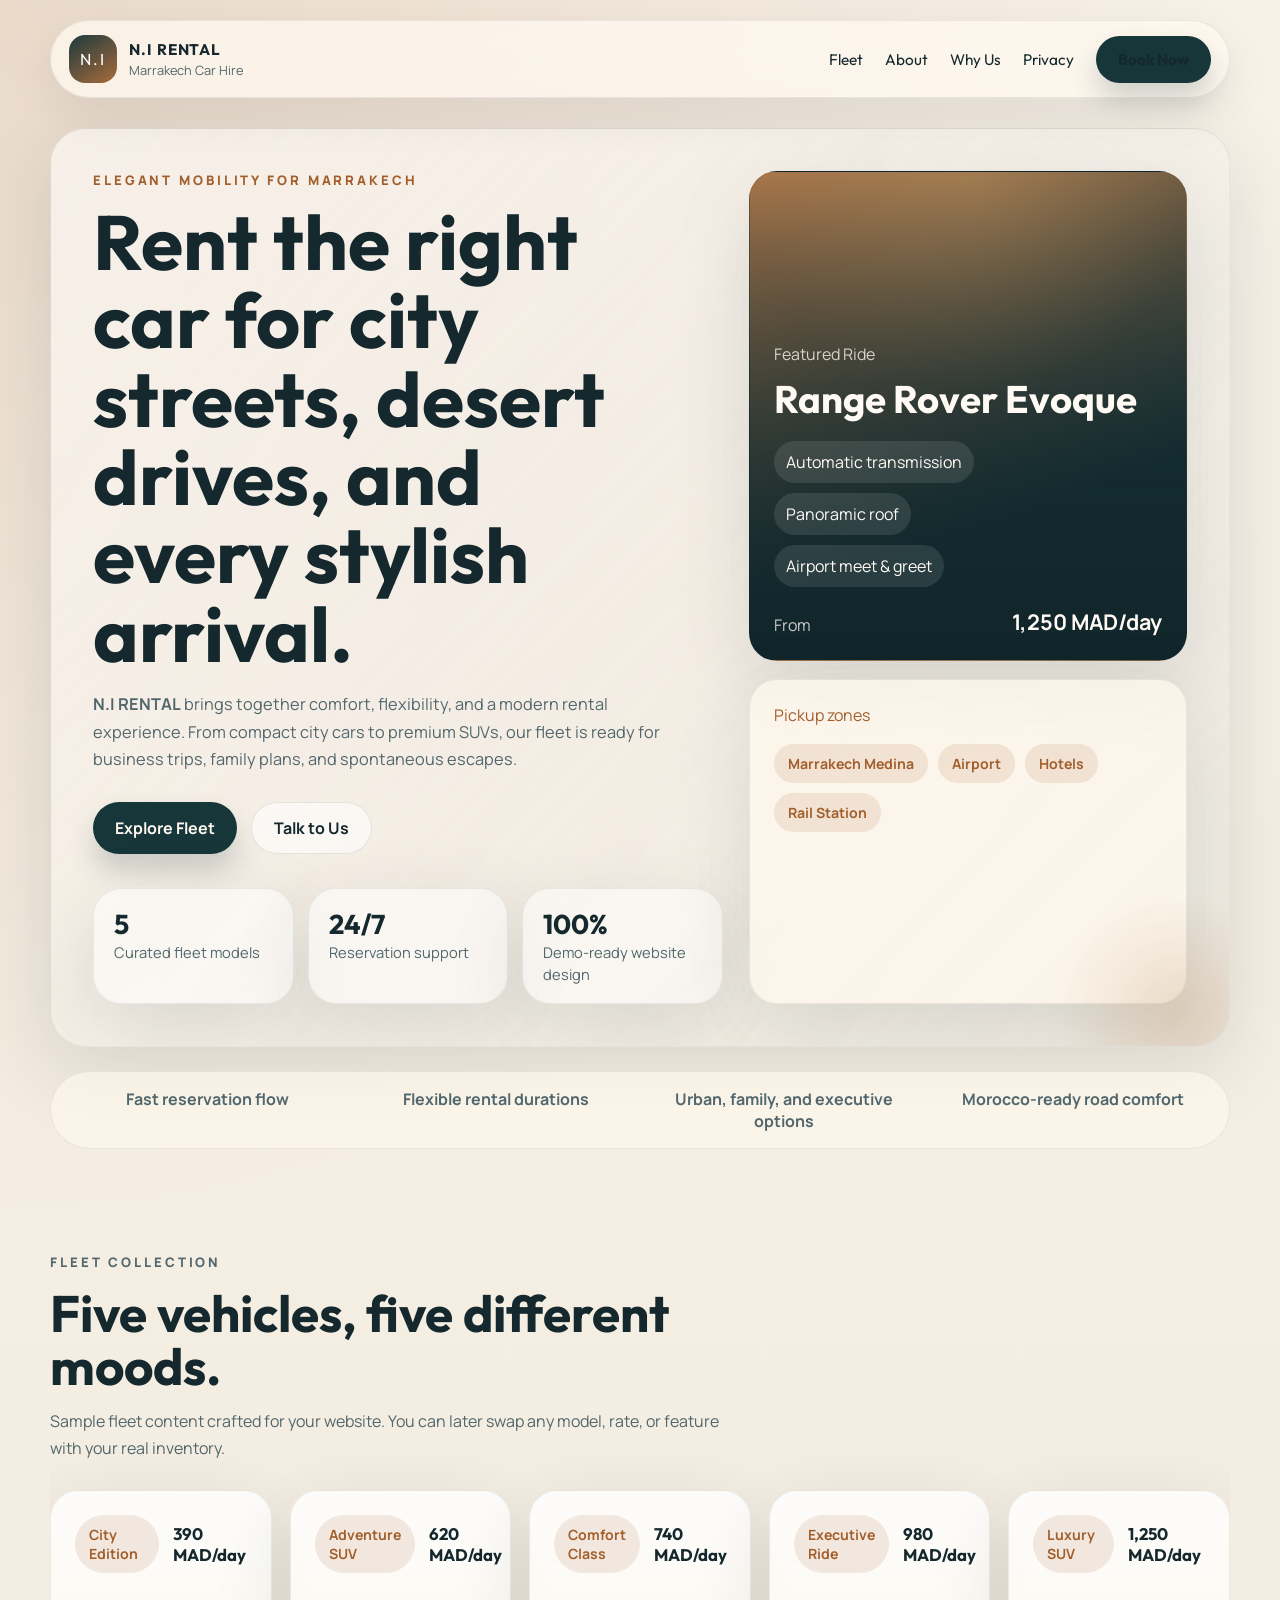
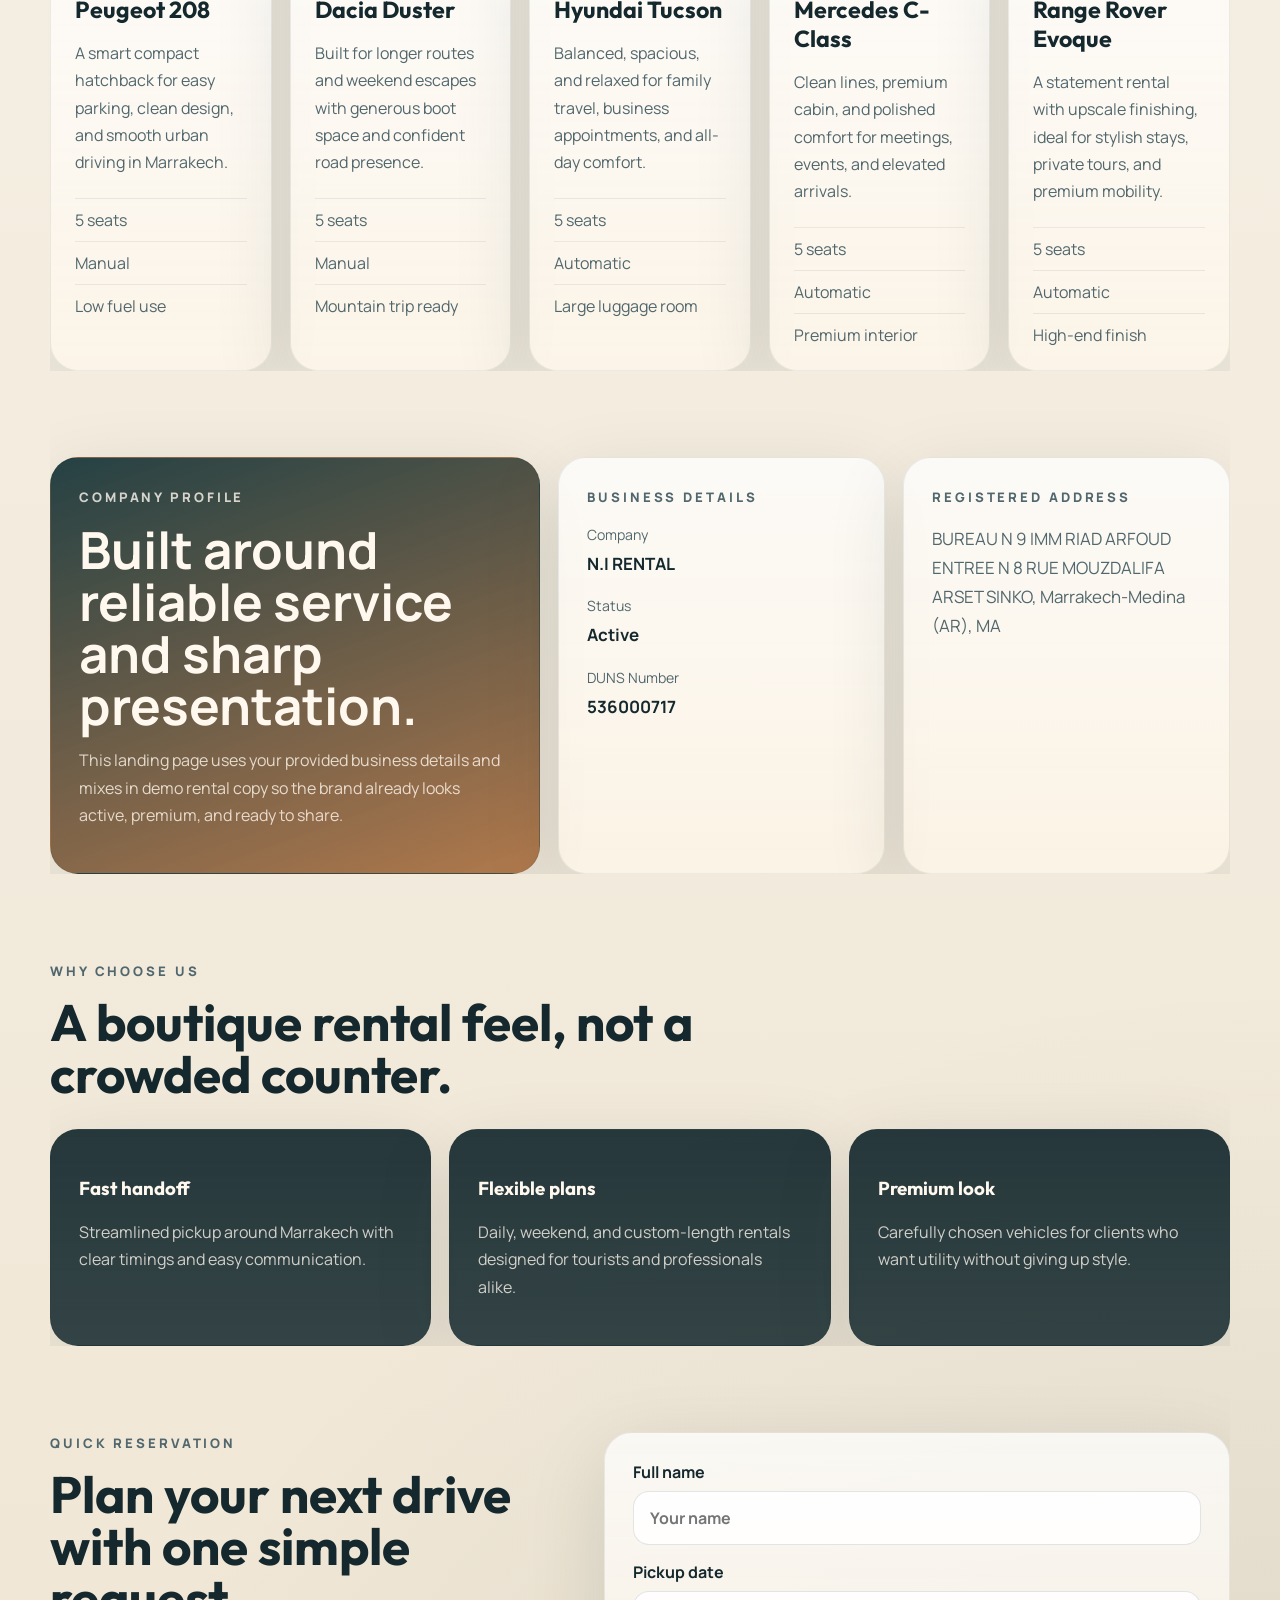
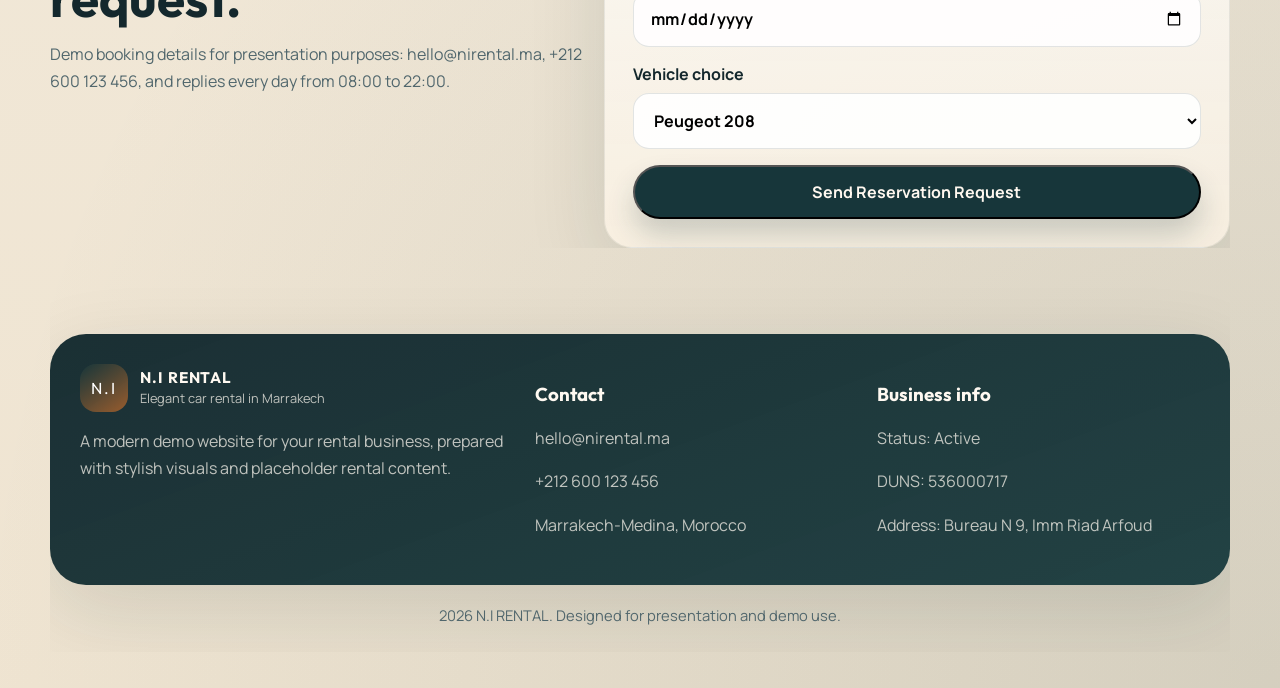
<file: index.html>
<!DOCTYPE html>
<html lang="en">
  <head>
    <meta charset="UTF-8" />
    <meta name="viewport" content="width=device-width, initial-scale=1.0" />
    <title>N.I RENTAL | Premium Car Rental in Marrakech</title>
    <meta
      name="description"
      content="N.I RENTAL offers stylish car hire in Marrakech with a curated fleet, flexible pickup, and a polished rental experience."
    />
    <link rel="preconnect" href="https://fonts.googleapis.com" />
    <link rel="preconnect" href="https://fonts.gstatic.com" crossorigin />
    <link
      href="https://fonts.googleapis.com/css2?family=Manrope:wght@400;500;600;700;800&family=Outfit:wght@500;600;700&display=swap"
      rel="stylesheet"
    />
    <link rel="stylesheet" href="styles.css" />
  </head>
  <body>
    <div class="site-shell">
      <header class="topbar">
        <a class="brand" href="#home" aria-label="N.I RENTAL home">
          <span class="brand-mark">N.I</span>
          <span class="brand-copy">
            <strong>N.I RENTAL</strong>
            <small>Marrakech Car Hire</small>
          </span>
        </a>

        <button
          class="menu-toggle"
          type="button"
          aria-expanded="false"
          aria-controls="site-nav"
        >
          <span></span>
          <span></span>
        </button>

        <nav class="nav" id="site-nav">
          <a href="#fleet">Fleet</a>
          <a href="#about">About</a>
          <a href="#benefits">Why Us</a>
          <a href="privacy.html">Privacy</a>
          <a class="nav-cta" href="#booking">Book Now</a>
        </nav>
      </header>

      <main>
        <section class="hero" id="home">
          <div class="hero-copy reveal">
            <p class="eyebrow">Elegant mobility for Marrakech</p>
            <h1>Rent the right car for city streets, desert drives, and every stylish arrival.</h1>
            <p class="hero-text">
              <strong>N.I RENTAL</strong> brings together comfort, flexibility,
              and a modern rental experience. From compact city cars to premium
              SUVs, our fleet is ready for business trips, family plans, and
              spontaneous escapes.
            </p>

            <div class="hero-actions">
              <a class="button button-primary" href="#fleet">Explore Fleet</a>
              <a class="button button-secondary" href="#contact">Talk to Us</a>
            </div>

            <div class="hero-stats">
              <article>
                <strong>5</strong>
                <span>Curated fleet models</span>
              </article>
              <article>
                <strong>24/7</strong>
                <span>Reservation support</span>
              </article>
              <article>
                <strong>100%</strong>
                <span>Demo-ready website design</span>
              </article>
            </div>
          </div>

          <div class="hero-panel reveal">
            <div class="hero-card hero-card-main">
              <p>Featured Ride</p>
              <h2>Range Rover Evoque</h2>
              <ul>
                <li>Automatic transmission</li>
                <li>Panoramic roof</li>
                <li>Airport meet & greet</li>
              </ul>
              <div class="price-row">
                <span>From</span>
                <strong>1,250 MAD/day</strong>
              </div>
            </div>

            <div class="hero-card hero-card-side">
              <p>Pickup zones</p>
              <div class="pickup-tags">
                <span>Marrakech Medina</span>
                <span>Airport</span>
                <span>Hotels</span>
                <span>Rail Station</span>
              </div>
            </div>
          </div>
        </section>

        <section class="trust-band reveal">
          <p>Fast reservation flow</p>
          <p>Flexible rental durations</p>
          <p>Urban, family, and executive options</p>
          <p>Morocco-ready road comfort</p>
        </section>

        <section class="fleet section" id="fleet">
          <div class="section-heading reveal">
            <p class="eyebrow">Fleet collection</p>
            <h2>Five vehicles, five different moods.</h2>
            <p>
              Sample fleet content crafted for your website. You can later swap
              any model, rate, or feature with your real inventory.
            </p>
          </div>

          <div class="fleet-grid">
            <article class="fleet-card reveal">
              <div class="fleet-top">
                <span class="fleet-type">City Edition</span>
                <strong>390 MAD/day</strong>
              </div>
              <h3>Peugeot 208</h3>
              <p>
                A smart compact hatchback for easy parking, clean design, and
                smooth urban driving in Marrakech.
              </p>
              <ul>
                <li>5 seats</li>
                <li>Manual</li>
                <li>Low fuel use</li>
              </ul>
            </article>

            <article class="fleet-card reveal">
              <div class="fleet-top">
                <span class="fleet-type">Adventure SUV</span>
                <strong>620 MAD/day</strong>
              </div>
              <h3>Dacia Duster</h3>
              <p>
                Built for longer routes and weekend escapes with generous boot
                space and confident road presence.
              </p>
              <ul>
                <li>5 seats</li>
                <li>Manual</li>
                <li>Mountain trip ready</li>
              </ul>
            </article>

            <article class="fleet-card reveal">
              <div class="fleet-top">
                <span class="fleet-type">Comfort Class</span>
                <strong>740 MAD/day</strong>
              </div>
              <h3>Hyundai Tucson</h3>
              <p>
                Balanced, spacious, and relaxed for family travel, business
                appointments, and all-day comfort.
              </p>
              <ul>
                <li>5 seats</li>
                <li>Automatic</li>
                <li>Large luggage room</li>
              </ul>
            </article>

            <article class="fleet-card reveal">
              <div class="fleet-top">
                <span class="fleet-type">Executive Ride</span>
                <strong>980 MAD/day</strong>
              </div>
              <h3>Mercedes C-Class</h3>
              <p>
                Clean lines, premium cabin, and polished comfort for meetings,
                events, and elevated arrivals.
              </p>
              <ul>
                <li>5 seats</li>
                <li>Automatic</li>
                <li>Premium interior</li>
              </ul>
            </article>

            <article class="fleet-card reveal">
              <div class="fleet-top">
                <span class="fleet-type">Luxury SUV</span>
                <strong>1,250 MAD/day</strong>
              </div>
              <h3>Range Rover Evoque</h3>
              <p>
                A statement rental with upscale finishing, ideal for stylish
                stays, private tours, and premium mobility.
              </p>
              <ul>
                <li>5 seats</li>
                <li>Automatic</li>
                <li>High-end finish</li>
              </ul>
            </article>
          </div>
        </section>

        <section class="section story-grid" id="about">
          <div class="story-card story-card-wide reveal">
            <p class="eyebrow">Company profile</p>
            <h2>Built around reliable service and sharp presentation.</h2>
            <p>
              This landing page uses your provided business details and mixes in
              demo rental copy so the brand already looks active, premium, and
              ready to share.
            </p>
          </div>

          <div class="story-card reveal">
            <p class="eyebrow">Business details</p>
            <ul class="info-list">
              <li><span>Company</span><strong>N.I RENTAL</strong></li>
              <li><span>Status</span><strong>Active</strong></li>
              <li><span>DUNS Number</span><strong>536000717</strong></li>
            </ul>
          </div>

          <div class="story-card reveal">
            <p class="eyebrow">Registered address</p>
            <p class="address">
              BUREAU N 9 IMM RIAD ARFOUD ENTREE N 8 RUE MOUZDALIFA ARSET
              SINKO, Marrakech-Medina (AR), MA
            </p>
          </div>
        </section>

        <section class="section benefits" id="benefits">
          <div class="section-heading reveal">
            <p class="eyebrow">Why choose us</p>
            <h2>A boutique rental feel, not a crowded counter.</h2>
          </div>

          <div class="benefit-grid">
            <article class="benefit-card reveal">
              <h3>Fast handoff</h3>
              <p>
                Streamlined pickup around Marrakech with clear timings and easy
                communication.
              </p>
            </article>
            <article class="benefit-card reveal">
              <h3>Flexible plans</h3>
              <p>
                Daily, weekend, and custom-length rentals designed for tourists
                and professionals alike.
              </p>
            </article>
            <article class="benefit-card reveal">
              <h3>Premium look</h3>
              <p>
                Carefully chosen vehicles for clients who want utility without
                giving up style.
              </p>
            </article>
          </div>
        </section>

        <section class="booking section" id="booking">
          <div class="booking-copy reveal">
            <p class="eyebrow">Quick reservation</p>
            <h2>Plan your next drive with one simple request.</h2>
            <p>
              Demo booking details for presentation purposes: hello@nirental.ma,
              +212 600 123 456, and replies every day from 08:00 to 22:00.
            </p>
          </div>

          <form class="booking-form reveal">
            <label>
              Full name
              <input type="text" placeholder="Your name" />
            </label>
            <label>
              Pickup date
              <input type="date" />
            </label>
            <label>
              Vehicle choice
              <select>
                <option>Peugeot 208</option>
                <option>Dacia Duster</option>
                <option>Hyundai Tucson</option>
                <option>Mercedes C-Class</option>
                <option>Range Rover Evoque</option>
              </select>
            </label>
            <button type="button" class="button button-primary">
              Send Reservation Request
            </button>
          </form>
        </section>
      </main>

      <footer class="footer section" id="contact">
        <div class="footer-grid">
          <div class="footer-brand reveal">
            <a class="brand brand-footer" href="#home">
              <span class="brand-mark">N.I</span>
              <span class="brand-copy">
                <strong>N.I RENTAL</strong>
                <small>Elegant car rental in Marrakech</small>
              </span>
            </a>
            <p>
              A modern demo website for your rental business, prepared with
              stylish visuals and placeholder rental content.
            </p>
          </div>

          <div class="footer-details reveal">
            <h3>Contact</h3>
            <p>hello@nirental.ma</p>
            <p>+212 600 123 456</p>
            <p>Marrakech-Medina, Morocco</p>
          </div>

          <div class="footer-details reveal">
            <h3>Business info</h3>
            <p>Status: Active</p>
            <p>DUNS: 536000717</p>
            <p>Address: Bureau N 9, Imm Riad Arfoud</p>
          </div>
        </div>

        <p class="footer-note">
          <span id="year"></span> N.I RENTAL. Designed for presentation and demo
          use.
        </p>
      </footer>
    </div>

    <script src="script.js"></script>
  </body>
</html>
</file>
<file: styles.css>
:root {
  --bg: #f5efe4;
  --bg-strong: #ead8bd;
  --surface: rgba(255, 250, 241, 0.78);
  --surface-strong: #fffaf2;
  --card: rgba(17, 37, 42, 0.9);
  --card-soft: rgba(255, 255, 255, 0.72);
  --line: rgba(16, 36, 41, 0.14);
  --text: #14282d;
  --muted: #51676d;
  --accent: #a25f2c;
  --accent-soft: #cf8a52;
  --forest: #17363a;
  --shadow: 0 24px 80px rgba(20, 40, 45, 0.12);
  --radius: 28px;
  --radius-sm: 18px;
  --max-width: 1180px;
}

*,
*::before,
*::after {
  box-sizing: border-box;
}

html {
  scroll-behavior: smooth;
}

body {
  margin: 0;
  font-family: "Manrope", sans-serif;
  color: var(--text);
  background:
    radial-gradient(circle at top left, rgba(162, 95, 44, 0.16), transparent 30%),
    radial-gradient(circle at bottom right, rgba(23, 54, 58, 0.12), transparent 32%),
    linear-gradient(180deg, #f7f1e8 0%, #f3ecdf 52%, #efe4d1 100%);
  min-height: 100vh;
}

body::before {
  content: "";
  position: fixed;
  inset: 0;
  background-image:
    linear-gradient(rgba(255, 255, 255, 0.08) 1px, transparent 1px),
    linear-gradient(90deg, rgba(255, 255, 255, 0.08) 1px, transparent 1px);
  background-size: 90px 90px;
  opacity: 0.45;
  pointer-events: none;
}

a {
  color: inherit;
  text-decoration: none;
}

button,
input,
select {
  font: inherit;
}

.site-shell {
  width: min(calc(100% - 32px), var(--max-width));
  margin: 20px auto 36px;
}

.topbar {
  position: sticky;
  top: 18px;
  z-index: 20;
  display: flex;
  align-items: center;
  justify-content: space-between;
  gap: 18px;
  padding: 14px 18px;
  margin-bottom: 30px;
  background: rgba(255, 249, 239, 0.76);
  backdrop-filter: blur(16px);
  border: 1px solid rgba(20, 40, 45, 0.08);
  border-radius: 999px;
  box-shadow: 0 16px 45px rgba(20, 40, 45, 0.08);
}

.brand {
  display: inline-flex;
  align-items: center;
  gap: 12px;
}

.brand-mark {
  display: inline-flex;
  align-items: center;
  justify-content: center;
  width: 48px;
  height: 48px;
  border-radius: 16px;
  background:
    linear-gradient(145deg, rgba(23, 54, 58, 0.98), rgba(162, 95, 44, 0.92));
  color: #fff;
  font-family: "Outfit", sans-serif;
  font-size: 1rem;
  letter-spacing: 0.12em;
}

.brand-copy {
  display: grid;
  gap: 2px;
}

.brand-copy strong,
.nav a,
.section-heading h2,
.hero h1,
.hero-card h2,
.fleet-card h3,
.benefit-card h3,
.booking-copy h2,
.footer-details h3 {
  font-family: "Outfit", sans-serif;
}

.brand-copy strong {
  font-size: 0.96rem;
  letter-spacing: 0.06em;
}

.brand-copy small {
  color: var(--muted);
  font-size: 0.8rem;
}

.nav {
  display: flex;
  align-items: center;
  gap: 22px;
}

.nav a {
  font-size: 0.96rem;
  color: var(--text);
}

.nav-cta,
.button {
  display: inline-flex;
  align-items: center;
  justify-content: center;
  border-radius: 999px;
  padding: 14px 22px;
  font-weight: 700;
  transition: transform 180ms ease, box-shadow 180ms ease, background 180ms ease;
}

.nav-cta,
.button-primary {
  background: var(--forest);
  color: #fff8ef;
  box-shadow: 0 16px 28px rgba(23, 54, 58, 0.2);
}

.button-secondary {
  background: rgba(255, 255, 255, 0.55);
  border: 1px solid rgba(20, 40, 45, 0.1);
}

.nav-cta:hover,
.button:hover {
  transform: translateY(-2px);
}

.menu-toggle {
  display: none;
  border: 0;
  background: transparent;
  width: 48px;
  height: 48px;
  padding: 0;
}

.menu-toggle span {
  display: block;
  width: 24px;
  height: 2px;
  margin: 6px auto;
  background: var(--text);
  border-radius: 999px;
}

.hero,
.section,
.trust-band {
  position: relative;
  overflow: hidden;
}

.hero {
  display: grid;
  grid-template-columns: minmax(0, 1.18fr) minmax(320px, 0.82fr);
  gap: 26px;
  padding: 42px;
  border-radius: calc(var(--radius) + 8px);
  background:
    linear-gradient(135deg, rgba(255, 255, 255, 0.66), rgba(255, 248, 238, 0.4)),
    linear-gradient(120deg, rgba(207, 138, 82, 0.12), rgba(23, 54, 58, 0.08));
  border: 1px solid rgba(20, 40, 45, 0.08);
  box-shadow: var(--shadow);
}

.hero::after {
  content: "";
  position: absolute;
  right: -90px;
  bottom: -110px;
  width: 280px;
  height: 280px;
  border-radius: 50%;
  background: radial-gradient(circle, rgba(162, 95, 44, 0.18), transparent 62%);
}

.eyebrow {
  margin: 0 0 14px;
  color: var(--accent);
  font-size: 0.82rem;
  text-transform: uppercase;
  letter-spacing: 0.22em;
  font-weight: 800;
}

.hero h1,
.section-heading h2,
.booking-copy h2,
.story-card h2 {
  margin: 0;
  line-height: 1.02;
}

.hero h1 {
  max-width: 11ch;
  font-size: clamp(3rem, 6vw, 5.8rem);
}

.hero-text,
.section-heading p,
.fleet-card p,
.story-card p,
.benefit-card p,
.booking-copy p,
.footer p {
  color: var(--muted);
  line-height: 1.7;
}

.hero-text {
  max-width: 60ch;
  margin: 18px 0 0;
  font-size: 1.02rem;
}

.hero-actions {
  display: flex;
  flex-wrap: wrap;
  gap: 14px;
  margin: 28px 0 34px;
}

.hero-stats {
  display: grid;
  grid-template-columns: repeat(3, minmax(0, 1fr));
  gap: 14px;
}

.hero-stats article,
.fleet-card,
.benefit-card,
.story-card,
.booking-form,
.hero-card {
  border-radius: var(--radius);
  border: 1px solid rgba(20, 40, 45, 0.08);
  box-shadow: var(--shadow);
}

.hero-stats article {
  padding: 18px 20px;
  background: rgba(255, 255, 255, 0.48);
}

.hero-stats strong {
  display: block;
  font-size: 1.7rem;
  font-family: "Outfit", sans-serif;
}

.hero-stats span {
  color: var(--muted);
  font-size: 0.92rem;
}

.hero-panel {
  display: grid;
  gap: 18px;
}

.hero-card {
  padding: 24px;
}

.hero-card-main {
  min-height: 340px;
  display: grid;
  align-content: end;
  background:
    linear-gradient(180deg, rgba(16, 36, 41, 0.2), rgba(16, 36, 41, 0.9)),
    radial-gradient(circle at top, rgba(255, 193, 120, 0.34), transparent 42%),
    linear-gradient(160deg, #ce8a52, #18373b 68%);
  color: #fffaf3;
}

.hero-card-side {
  background: rgba(255, 248, 238, 0.72);
}

.hero-card p,
.price-row span {
  margin: 0;
  color: rgba(255, 250, 243, 0.78);
}

.hero-card-side p {
  color: var(--accent);
}

.hero-card h2 {
  margin: 10px 0 18px;
  font-size: clamp(1.8rem, 3vw, 2.6rem);
}

.hero-card ul,
.fleet-card ul,
.info-list {
  list-style: none;
  padding: 0;
  margin: 0;
}

.hero-card ul {
  display: grid;
  gap: 10px;
  margin-bottom: 20px;
}

.hero-card li {
  padding: 10px 12px;
  border-radius: 999px;
  background: rgba(255, 255, 255, 0.1);
  width: fit-content;
}

.price-row {
  display: flex;
  align-items: end;
  justify-content: space-between;
  gap: 12px;
}

.price-row strong {
  font-size: 1.35rem;
}

.pickup-tags {
  display: flex;
  flex-wrap: wrap;
  gap: 10px;
  margin-top: 18px;
}

.pickup-tags span,
.fleet-type {
  display: inline-flex;
  align-items: center;
  padding: 10px 14px;
  border-radius: 999px;
  background: rgba(162, 95, 44, 0.12);
  color: var(--accent);
  font-size: 0.88rem;
  font-weight: 700;
}

.trust-band {
  display: grid;
  grid-template-columns: repeat(4, minmax(0, 1fr));
  gap: 12px;
  padding: 16px 18px;
  margin: 24px 0 16px;
  border-radius: 999px;
  background: rgba(255, 248, 238, 0.62);
  border: 1px solid rgba(20, 40, 45, 0.07);
}

.trust-band p {
  margin: 0;
  text-align: center;
  color: var(--muted);
  font-weight: 700;
}

.section {
  padding: 86px 0 0;
}

.section-heading {
  max-width: 700px;
  margin-bottom: 28px;
}

.section-heading h2,
.story-card h2,
.booking-copy h2 {
  font-size: clamp(2.2rem, 4vw, 3.6rem);
}

.fleet-grid,
.benefit-grid,
.footer-grid {
  display: grid;
  gap: 18px;
}

.fleet-grid {
  grid-template-columns: repeat(5, minmax(0, 1fr));
}

.fleet-card {
  padding: 24px;
  background:
    linear-gradient(180deg, rgba(255, 255, 255, 0.82), rgba(255, 247, 235, 0.7));
}

.fleet-top {
  display: flex;
  justify-content: space-between;
  gap: 14px;
  align-items: center;
}

.fleet-top strong {
  font-family: "Outfit", sans-serif;
  font-size: 1.05rem;
}

.fleet-card h3 {
  margin: 22px 0 12px;
  font-size: 1.45rem;
}

.fleet-card ul {
  display: grid;
  gap: 10px;
  margin-top: 22px;
}

.fleet-card li {
  padding-top: 10px;
  border-top: 1px solid rgba(20, 40, 45, 0.08);
  color: var(--muted);
}

.story-grid {
  display: grid;
  grid-template-columns: 1.2fr 0.8fr 0.8fr;
  gap: 18px;
}

.story-card,
.booking-form {
  padding: 28px;
  background:
    linear-gradient(180deg, rgba(255, 255, 255, 0.74), rgba(255, 246, 232, 0.7));
}

.story-card-wide {
  background:
    linear-gradient(160deg, rgba(23, 54, 58, 0.94), rgba(162, 95, 44, 0.82));
  color: #fff8ef;
}

.story-card-wide p {
  color: rgba(255, 248, 239, 0.8);
}

.info-list {
  display: grid;
  gap: 18px;
  margin-top: 16px;
}

.info-list li {
  display: flex;
  flex-direction: column;
  gap: 6px;
}

.info-list span {
  color: var(--muted);
  font-size: 0.88rem;
}

.info-list strong,
.address {
  font-size: 1.06rem;
  line-height: 1.7;
}

.benefit-grid {
  grid-template-columns: repeat(3, minmax(0, 1fr));
}

.benefit-card {
  padding: 28px;
  background:
    linear-gradient(180deg, rgba(20, 40, 45, 0.92), rgba(20, 40, 45, 0.86));
  color: #fff8ef;
}

.benefit-card p {
  color: rgba(255, 248, 239, 0.78);
}

.booking {
  display: grid;
  grid-template-columns: 0.92fr 1.08fr;
  gap: 20px;
  align-items: start;
}

.booking-form {
  display: grid;
  gap: 16px;
}

.booking-form label {
  display: grid;
  gap: 8px;
  color: var(--text);
  font-weight: 700;
}

.booking-form input,
.booking-form select {
  width: 100%;
  padding: 15px 16px;
  border-radius: 16px;
  border: 1px solid rgba(20, 40, 45, 0.12);
  background: rgba(255, 255, 255, 0.88);
}

.footer {
  padding-bottom: 24px;
}

.footer-grid {
  grid-template-columns: 1.15fr 0.85fr 0.85fr;
  padding: 30px;
  border-radius: calc(var(--radius) + 8px);
  background:
    linear-gradient(160deg, rgba(19, 41, 46, 0.97), rgba(24, 58, 61, 0.95));
  color: #fff9f1;
  box-shadow: var(--shadow);
}

.brand-footer .brand-copy small,
.footer-grid p {
  color: rgba(255, 249, 241, 0.72);
}

.footer-note {
  margin: 18px 0 0;
  text-align: center;
  color: var(--muted);
  font-size: 0.92rem;
}

.reveal {
  opacity: 1;
  transform: translateY(0);
  transition: opacity 700ms ease, transform 700ms ease;
}

.reveal.reveal-ready {
  opacity: 0;
  transform: translateY(30px);
}

.reveal.is-visible {
  opacity: 1;
  transform: translateY(0);
}

@media (max-width: 1120px) {
  .fleet-grid {
    grid-template-columns: repeat(3, minmax(0, 1fr));
  }

  .story-grid,
  .booking,
  .footer-grid {
    grid-template-columns: 1fr;
  }
}

@media (max-width: 860px) {
  .site-shell {
    width: min(calc(100% - 20px), var(--max-width));
  }

  .topbar {
    flex-wrap: wrap;
    border-radius: 28px;
  }

  .menu-toggle {
    display: inline-block;
  }

  .nav {
    display: none;
    width: 100%;
    flex-direction: column;
    align-items: flex-start;
    padding-top: 8px;
  }

  .nav.is-open {
    display: flex;
  }

  .hero {
    grid-template-columns: 1fr;
    padding: 28px;
  }

  .hero h1 {
    max-width: 100%;
  }

  .hero-stats,
  .trust-band,
  .fleet-grid,
  .benefit-grid {
    grid-template-columns: 1fr;
  }
}

@media (max-width: 560px) {
  .brand-copy small,
  .nav a {
    font-size: 0.78rem;
  }

  .topbar,
  .hero,
  .story-card,
  .benefit-card,
  .booking-form,
  .footer-grid {
    border-radius: 24px;
  }

  .hero {
    padding: 22px;
  }

  .hero-actions,
  .price-row {
    flex-direction: column;
    align-items: flex-start;
  }

  .button,
  .nav-cta {
    width: 100%;
  }
}
</file>
